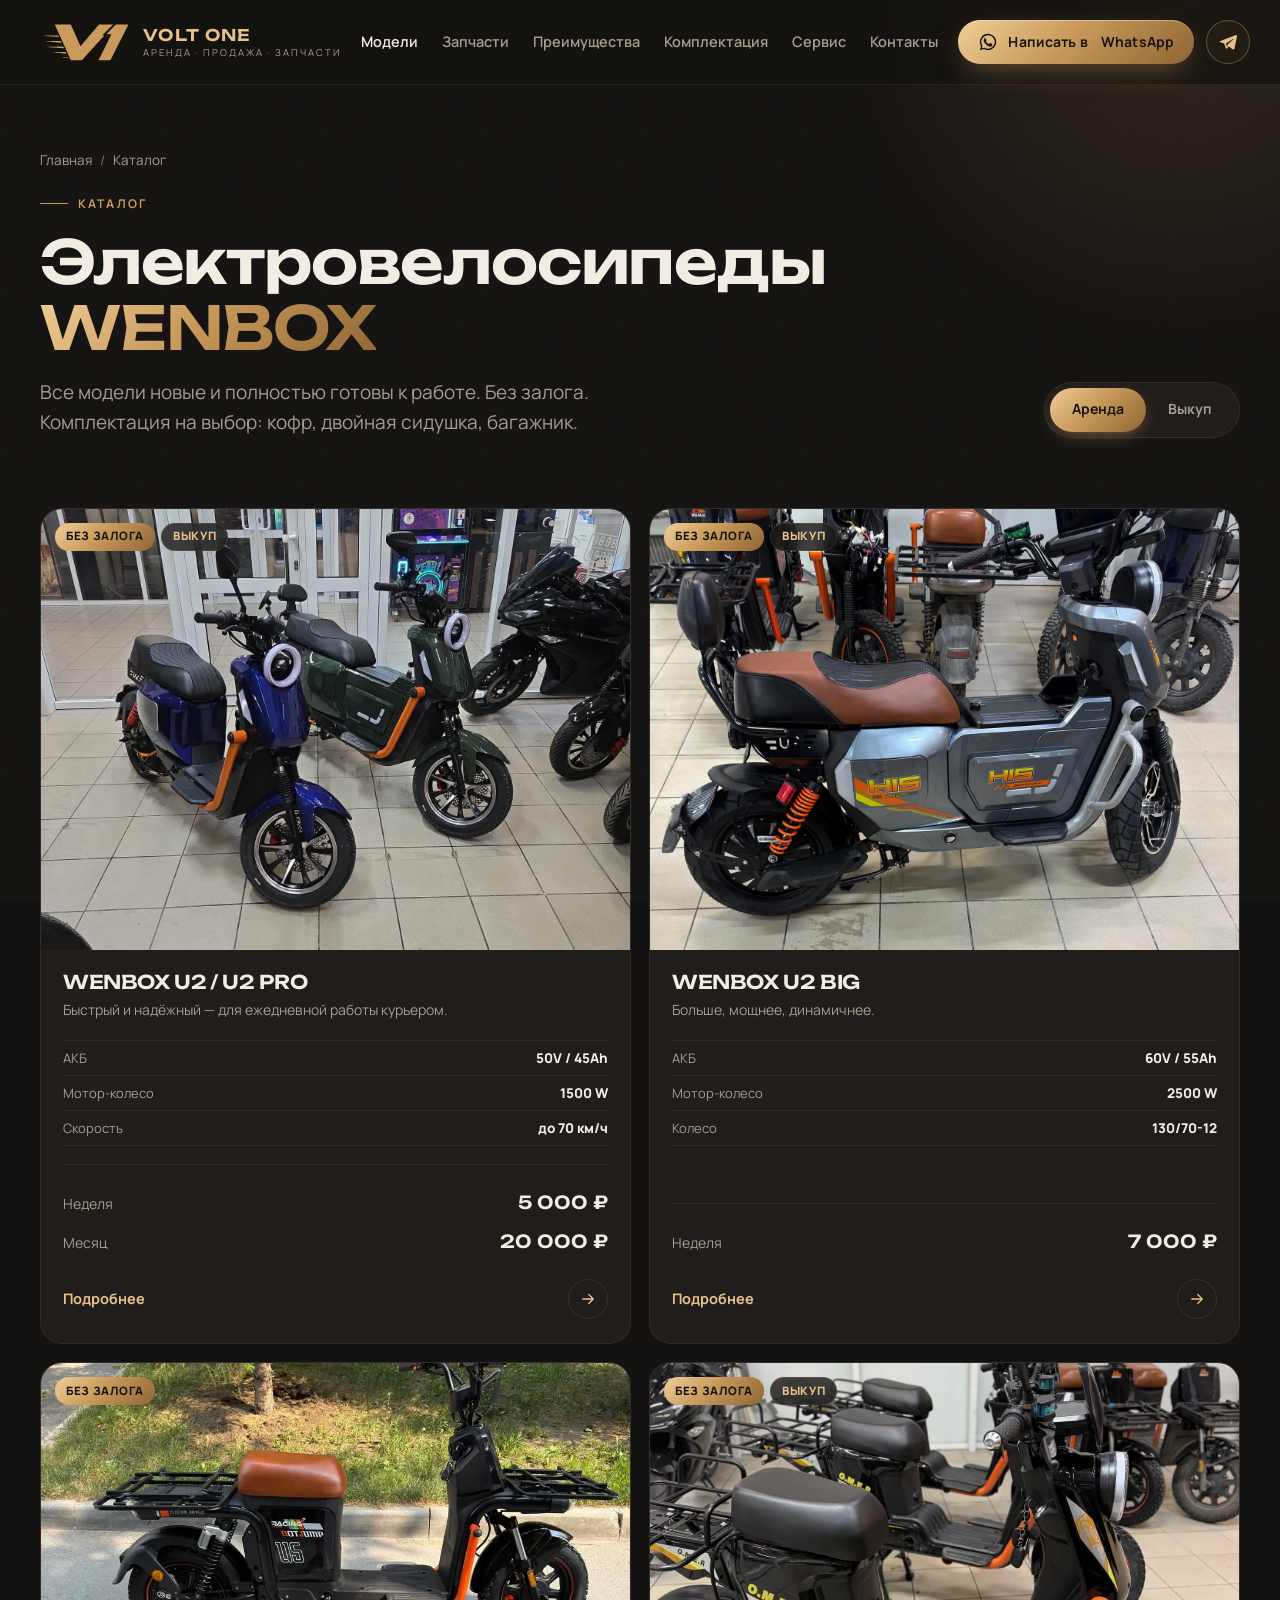
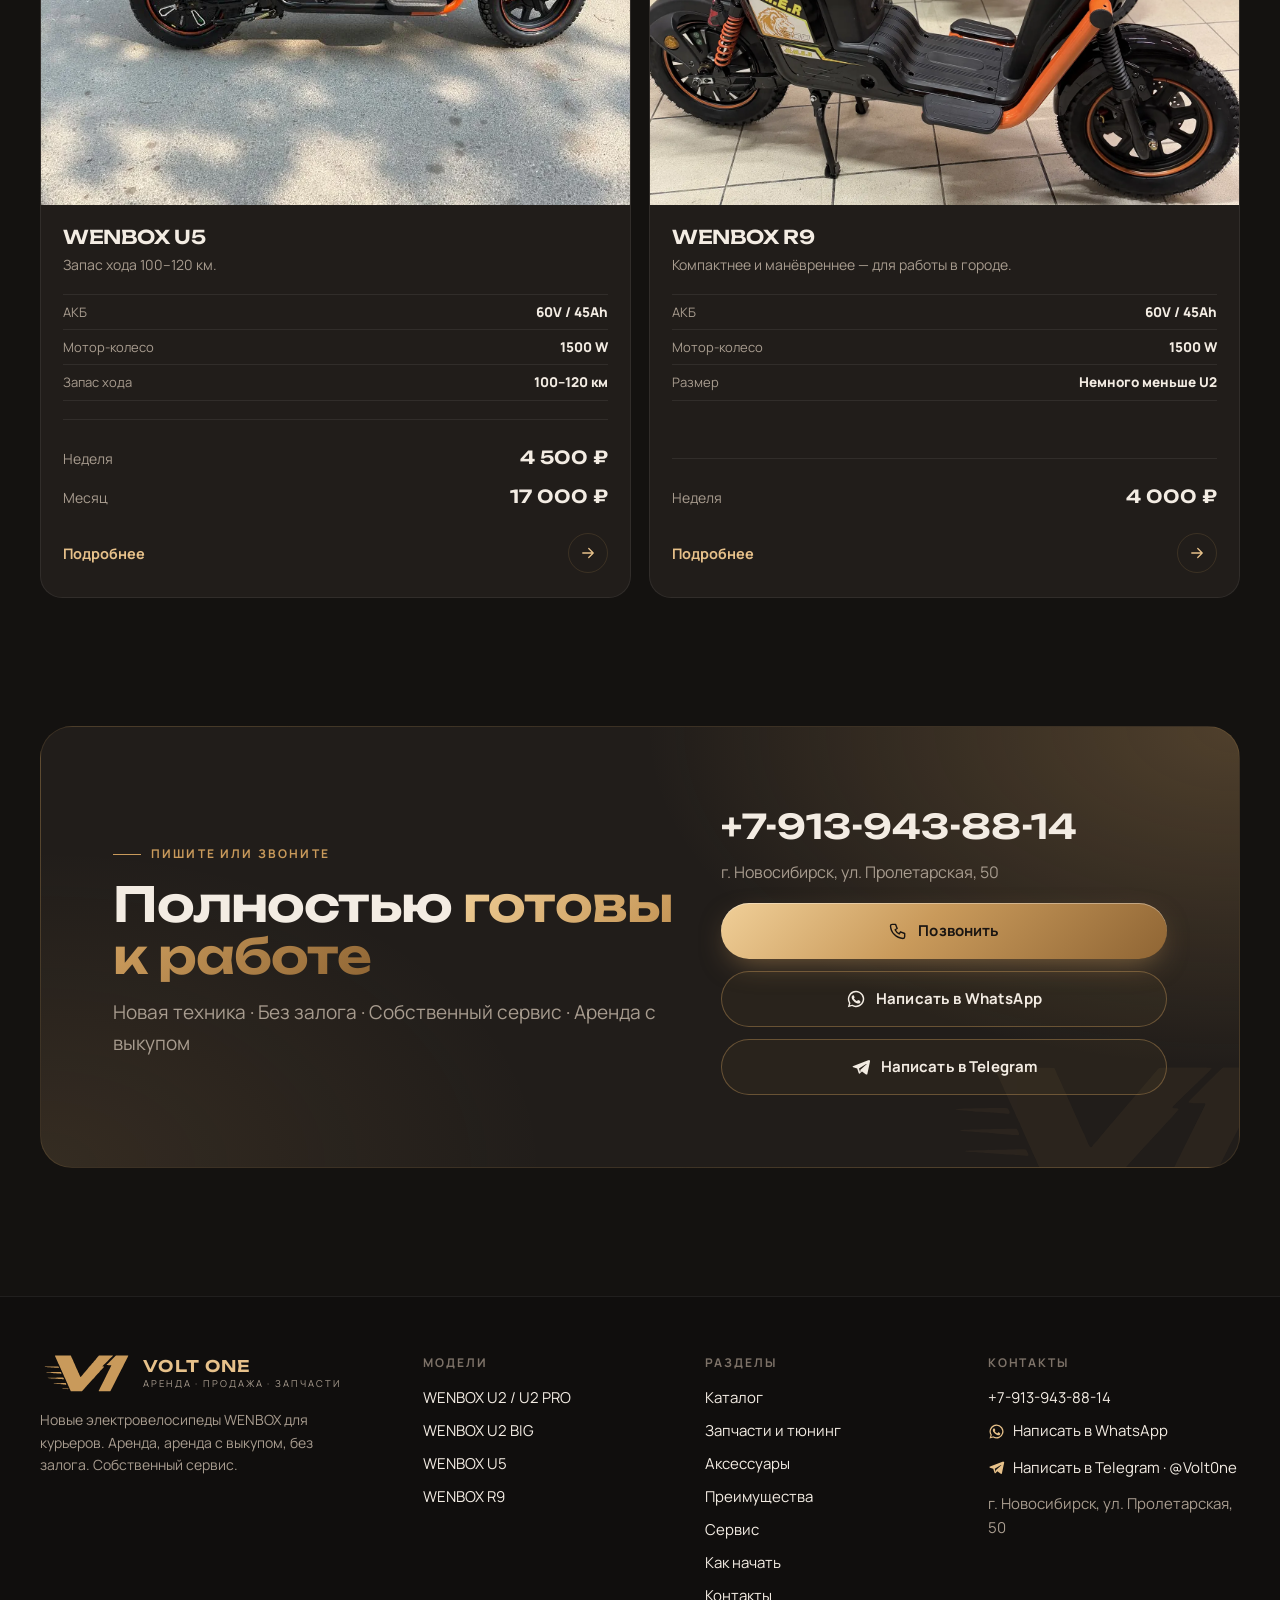
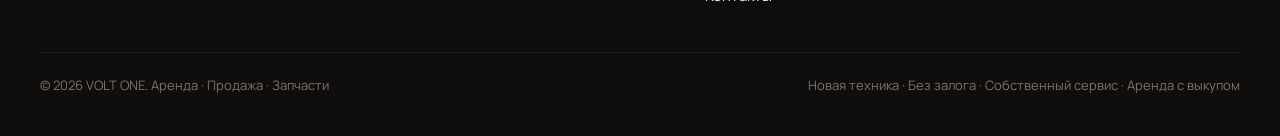
<file: catalog/index.html>
<!doctype html><html lang="ru"><head><meta charset="utf-8">
<meta name="viewport" content="width=device-width,initial-scale=1,viewport-fit=cover">
<title>Каталог электровелосипедов WENBOX — VOLT ONE</title><meta name="description" content="Модели WENBOX U2 / U2 PRO, U2 BIG, U5, R9: характеристики, цены аренды и аренды с выкупом. Без залога. Новосибирск.">
<meta name="theme-color" content="#141210"><link rel="canonical" href="https://voltone.store/catalog/">
<meta property="og:type" content="website"><meta property="og:locale" content="ru_RU"><meta property="og:site_name" content="VOLT ONE">
<meta property="og:title" content="Каталог электровелосипедов WENBOX — VOLT ONE"><meta property="og:description" content="Модели WENBOX U2 / U2 PRO, U2 BIG, U5, R9: характеристики, цены аренды и аренды с выкупом. Без залога. Новосибирск.">
<meta property="og:url" content="https://voltone.store/catalog/"><meta property="og:image" content="https://voltone.store/img/og.jpg">
<meta name="twitter:card" content="summary_large_image">
<link rel="icon" href="../img/brand/favicon.svg" type="image/svg+xml"><link rel="icon" href="../img/brand/favicon-32.png" sizes="32x32">
<link rel="apple-touch-icon" href="../img/brand/apple-touch-icon.png">
<link rel="preconnect" href="https://fonts.googleapis.com"><link rel="preconnect" href="https://fonts.gstatic.com" crossorigin>
<link href="https://fonts.googleapis.com/css2?family=Manrope:wght@400;500;600;700;800&family=Unbounded:wght@400;500;600;700&display=swap&subset=cyrillic" rel="stylesheet">
<link rel="stylesheet" href="../assets/style.css?v=19">
<script type="application/ld+json">{"@context": "https://schema.org", "@type": "LocalBusiness", "name": "VOLT ONE", "description": "Аренда, аренда с выкупом и продажа электровелосипедов для курьеров", "telephone": "+79139438814", "address": {"@type": "PostalAddress", "streetAddress": "ул. Пролетарская, 50", "addressLocality": "Новосибирск", "addressCountry": "RU"}, "geo": {"@type": "GeoCoordinates", "latitude": 55.0248099, "longitude": 82.9562136}}</script>
</head><body><div class="noise"></div><header class="header solid"><div class="container header-in">
<a class="logo" href="../" aria-label="VOLT ONE — на главную"><img src="../img/brand/mark.svg" alt="VOLT ONE" width="78" height="34"><span class="logo-txt"><b>VOLT ONE</b><small>Аренда · Продажа · Запчасти</small></span></a>
<nav class="nav"><a href="../catalog/" class=active>Модели</a><a href="../parts/">Запчасти</a><a href="../#adv">Преимущества</a><a href="../#kit">Комплектация</a><a href="../#service">Сервис</a><a href="../#contacts">Контакты</a></nav>
<div class="header-cta"><a class="header-phone" href="tel:+79139438814">+7-913-943-88-14</a><a class="btn btn-gold btn-sm" href="https://wa.me/79139438814" target="_blank" rel="noopener"><svg viewBox="0 0 24 24" fill="currentColor" aria-hidden="true"><path d="M12 2.2A9.8 9.8 0 0 0 3.6 17l-1.4 4.8 5-1.3A9.8 9.8 0 1 0 12 2.2zm0 17.9a8.1 8.1 0 0 1-4.1-1.1l-.3-.2-3 .8.8-2.9-.2-.3A8.1 8.1 0 1 1 12 20.1zm4.5-6.1c-.2-.1-1.5-.7-1.7-.8-.2-.1-.4-.1-.6.1l-.8 1c-.1.2-.3.2-.5.1a6.6 6.6 0 0 1-3.3-2.9c-.2-.4.2-.4.7-1.3.1-.2 0-.3 0-.4l-.8-1.8c-.2-.5-.4-.4-.6-.4h-.5a1 1 0 0 0-.7.3 3 3 0 0 0-.9 2.2c0 1.3.9 2.5 1.1 2.7.1.2 1.8 2.8 4.4 3.9 1.6.7 2.3.8 3.1.6.5-.1 1.5-.6 1.7-1.2.2-.6.2-1.1.2-1.2-.1-.1-.3-.2-.5-.3z"/></svg><span class="hide-lg">Написать в&nbsp;</span>WhatsApp</a><a class="icon-btn" href="https://t.me/Volt0ne" target="_blank" rel="noopener" aria-label="Написать в Telegram" title="Telegram @Volt0ne"><svg viewBox="0 0 24 24" fill="currentColor" aria-hidden="true"><path d="M21.4 3.6 2.9 10.7c-1.3.5-1.2 1.2-.2 1.5l4.7 1.5 1.8 5.6c.2.6.4.8.8.8s.6-.2.9-.5l2.3-2.2 4.8 3.5c.9.5 1.5.2 1.7-.8l3.1-14.7c.3-1.3-.5-1.9-1.4-1.3zM9.6 13.9l8.6-5.4c.4-.3.8-.1.5.2l-7.4 6.7-.3 3.1-1.4-4.6z"/></svg></a></div>
<button class="burger" aria-label="Меню" aria-expanded="false"><span></span></button></div></header>
<div class="mobile-menu"><a class="mm-link" href="../catalog/">Модели<svg class="" viewBox="0 0 24 24" fill="none" stroke="currentColor" stroke-width="1.7" stroke-linecap="round" stroke-linejoin="round" aria-hidden="true"><path d="M5 12h14M13 6l6 6-6 6"/></svg></a><a class="mm-link" href="../parts/">Запчасти<svg class="" viewBox="0 0 24 24" fill="none" stroke="currentColor" stroke-width="1.7" stroke-linecap="round" stroke-linejoin="round" aria-hidden="true"><path d="M5 12h14M13 6l6 6-6 6"/></svg></a><a class="mm-link" href="../#adv">Преимущества<svg class="" viewBox="0 0 24 24" fill="none" stroke="currentColor" stroke-width="1.7" stroke-linecap="round" stroke-linejoin="round" aria-hidden="true"><path d="M5 12h14M13 6l6 6-6 6"/></svg></a><a class="mm-link" href="../#kit">Комплектация<svg class="" viewBox="0 0 24 24" fill="none" stroke="currentColor" stroke-width="1.7" stroke-linecap="round" stroke-linejoin="round" aria-hidden="true"><path d="M5 12h14M13 6l6 6-6 6"/></svg></a><a class="mm-link" href="../#service">Сервис<svg class="" viewBox="0 0 24 24" fill="none" stroke="currentColor" stroke-width="1.7" stroke-linecap="round" stroke-linejoin="round" aria-hidden="true"><path d="M5 12h14M13 6l6 6-6 6"/></svg></a><a class="mm-link" href="../#contacts">Контакты<svg class="" viewBox="0 0 24 24" fill="none" stroke="currentColor" stroke-width="1.7" stroke-linecap="round" stroke-linejoin="round" aria-hidden="true"><path d="M5 12h14M13 6l6 6-6 6"/></svg></a><div class="mm-contacts"><a class="btn btn-gold btn-block" href="tel:+79139438814"><svg class="" viewBox="0 0 24 24" fill="none" stroke="currentColor" stroke-width="1.7" stroke-linecap="round" stroke-linejoin="round" aria-hidden="true"><path d="M5 4h4l2 5-2.5 1.5a11 11 0 0 0 5 5L15 13l5 2v4a2 2 0 0 1-2 2A16 16 0 0 1 3 6a2 2 0 0 1 2-2"/></svg>+7-913-943-88-14</a><a class="btn btn-ghost btn-block" href="https://wa.me/79139438814" target="_blank" rel="noopener"><svg viewBox="0 0 24 24" fill="currentColor" aria-hidden="true"><path d="M12 2.2A9.8 9.8 0 0 0 3.6 17l-1.4 4.8 5-1.3A9.8 9.8 0 1 0 12 2.2zm0 17.9a8.1 8.1 0 0 1-4.1-1.1l-.3-.2-3 .8.8-2.9-.2-.3A8.1 8.1 0 1 1 12 20.1zm4.5-6.1c-.2-.1-1.5-.7-1.7-.8-.2-.1-.4-.1-.6.1l-.8 1c-.1.2-.3.2-.5.1a6.6 6.6 0 0 1-3.3-2.9c-.2-.4.2-.4.7-1.3.1-.2 0-.3 0-.4l-.8-1.8c-.2-.5-.4-.4-.6-.4h-.5a1 1 0 0 0-.7.3 3 3 0 0 0-.9 2.2c0 1.3.9 2.5 1.1 2.7.1.2 1.8 2.8 4.4 3.9 1.6.7 2.3.8 3.1.6.5-.1 1.5-.6 1.7-1.2.2-.6.2-1.1.2-1.2-.1-.1-.3-.2-.5-.3z"/></svg>Написать в WhatsApp</a><a class="btn btn-ghost btn-block" href="https://t.me/Volt0ne" target="_blank" rel="noopener"><svg viewBox="0 0 24 24" fill="currentColor" aria-hidden="true"><path d="M21.4 3.6 2.9 10.7c-1.3.5-1.2 1.2-.2 1.5l4.7 1.5 1.8 5.6c.2.6.4.8.8.8s.6-.2.9-.5l2.3-2.2 4.8 3.5c.9.5 1.5.2 1.7-.8l3.1-14.7c.3-1.3-.5-1.9-1.4-1.3zM9.6 13.9l8.6-5.4c.4-.3.8-.1.5.2l-7.4 6.7-.3 3.1-1.4-4.6z"/></svg>Написать в Telegram</a><p class="addr">г. Новосибирск, ул. Пролетарская, 50</p></div></div><main><section class="phero"><div class="container"><div class="crumbs"><a href="../">Главная</a><i>/</i><span>Каталог</span></div>
<div class="section-head row" style="margin-bottom:0"><div style="display:flex;flex-direction:column;gap:16px"><span class="eyebrow">Каталог</span><h1 style="font-size:clamp(32px,6vw,60px)">Электровелосипеды <span class="gold">WENBOX</span></h1><p class="lead">Все модели новые и полностью готовы к работе. Без залога. Комплектация на выбор: кофр, двойная сидушка, багажник.</p></div><div class="seg" role="tablist" data-target="#models-grid"><span class="pill"></span><button class="on" data-mode="rent" role="tab">Аренда</button><button data-mode="buy" role="tab">Выкуп</button></div></div></div></section>
<section class="section" style="padding-top:30px"><div class="container"><div class="models mode-rent" id="models-grid"><article class="mcard rv d0"><div class="mcard-media"><div class="mcard-badges"><span class="badge solid">Без залога</span><span class="badge">Выкуп</span></div><picture><source srcset="../img/models/u2/u2-1.webp" type="image/webp"><img src="../img/models/u2/u2-1.jpg" alt="WENBOX U2 / U2 PRO — фото" loading="lazy" decoding="async"></picture></div>
<div class="mcard-body"><h3>WENBOX U2 / U2 PRO</h3><p class="sub">Быстрый и надёжный — для ежедневной работы курьером.</p><div class="specs-mini"><div><b>50V / 45Ah</b><span>АКБ</span></div><div><b>1500 W</b><span>Мотор-колесо</span></div><div><b>до 70 км/ч</b><span>Скорость</span></div></div>
<div class="price-box"><div class="p-rent"><div class="price-row"><span>Неделя</span><b>5 000 ₽</b></div><div class="price-row"><span>Месяц</span><b>20 000 ₽</b></div></div><div class="p-buy"><div class="price-row"><span>16 недель</span><b>8 000 ₽<small>/нед</small></b></div><div class="price-row"><span>40 недель</span><b>6 500 ₽<small>/нед</small></b></div></div></div>
<a class="more stretched" href="../catalog/u2/">Подробнее<i><svg class="" viewBox="0 0 24 24" fill="none" stroke="currentColor" stroke-width="1.7" stroke-linecap="round" stroke-linejoin="round" aria-hidden="true"><path d="M5 12h14M13 6l6 6-6 6"/></svg></i></a></div></article><article class="mcard rv d1"><div class="mcard-media"><div class="mcard-badges"><span class="badge solid">Без залога</span><span class="badge">Выкуп</span></div><picture><source srcset="../img/models/u2-big/u2big-1.webp" type="image/webp"><img src="../img/models/u2-big/u2big-1.jpg" alt="WENBOX U2 BIG — фото" loading="lazy" decoding="async"></picture></div>
<div class="mcard-body"><h3>WENBOX U2 BIG</h3><p class="sub">Больше, мощнее, динамичнее.</p><div class="specs-mini"><div><b>60V / 55Ah</b><span>АКБ</span></div><div><b>2500 W</b><span>Мотор-колесо</span></div><div><b>130/70-12</b><span>Колесо</span></div></div>
<div class="price-box"><div class="p-rent"><div class="price-row"><span>Неделя</span><b>7 000 ₽</b></div></div><div class="p-buy"><div class="price-row"><span>16 недель</span><b>9 000 ₽<small>/нед</small></b></div></div></div>
<a class="more stretched" href="../catalog/u2-big/">Подробнее<i><svg class="" viewBox="0 0 24 24" fill="none" stroke="currentColor" stroke-width="1.7" stroke-linecap="round" stroke-linejoin="round" aria-hidden="true"><path d="M5 12h14M13 6l6 6-6 6"/></svg></i></a></div></article><article class="mcard rv d2"><div class="mcard-media"><div class="mcard-badges"><span class="badge solid">Без залога</span></div><picture><source srcset="../img/models/u5/u5-1.webp" type="image/webp"><img src="../img/models/u5/u5-1.jpg" alt="WENBOX U5 — фото" loading="lazy" decoding="async"></picture></div>
<div class="mcard-body"><h3>WENBOX U5</h3><p class="sub">Запас хода 100–120 км.</p><div class="specs-mini"><div><b>60V / 45Ah</b><span>АКБ</span></div><div><b>1500 W</b><span>Мотор-колесо</span></div><div><b>100–120 км</b><span>Запас хода</span></div></div>
<div class="price-box"><div class="p-rent"><div class="price-row"><span>Неделя</span><b>4 500 ₽</b></div><div class="price-row"><span>Месяц</span><b>17 000 ₽</b></div></div><div class="p-buy"><p class="price-none">Для этой модели — обычная аренда. Про выкуп уточняйте по телефону.</p></div></div>
<a class="more stretched" href="../catalog/u5/">Подробнее<i><svg class="" viewBox="0 0 24 24" fill="none" stroke="currentColor" stroke-width="1.7" stroke-linecap="round" stroke-linejoin="round" aria-hidden="true"><path d="M5 12h14M13 6l6 6-6 6"/></svg></i></a></div></article><article class="mcard rv d3"><div class="mcard-media"><div class="mcard-badges"><span class="badge solid">Без залога</span><span class="badge">Выкуп</span></div><picture><source srcset="../img/models/r9/r9-1.webp" type="image/webp"><img src="../img/models/r9/r9-1.jpg" alt="WENBOX R9 — фото" loading="lazy" decoding="async"></picture></div>
<div class="mcard-body"><h3>WENBOX R9</h3><p class="sub">Компактнее и манёвреннее — для работы в городе.</p><div class="specs-mini"><div><b>60V / 45Ah</b><span>АКБ</span></div><div><b>1500 W</b><span>Мотор-колесо</span></div><div><b>Немного меньше U2</b><span>Размер</span></div></div>
<div class="price-box"><div class="p-rent"><div class="price-row"><span>Неделя</span><b>4 000 ₽</b></div></div><div class="p-buy"><div class="price-row"><span>16 недель</span><b>6 500 ₽<small>/нед</small></b></div><div class="price-row"><span>40 недель</span><b>5 000 ₽<small>/нед</small></b></div></div></div>
<a class="more stretched" href="../catalog/r9/">Подробнее<i><svg class="" viewBox="0 0 24 24" fill="none" stroke="currentColor" stroke-width="1.7" stroke-linecap="round" stroke-linejoin="round" aria-hidden="true"><path d="M5 12h14M13 6l6 6-6 6"/></svg></i></a></div></article></div></div></section>
<section class="section" style="padding-top:0"><div class="container"><div class="cta rv"><img class="cta-mark" src="../img/brand/mark.svg" alt=""><div class="cta-grid">
<div><span class="eyebrow">Пишите или звоните</span><h2 style="margin-top:14px">Полностью <span class="gold">готовы к работе</span></h2><p class="lead">Новая техника · Без залога · Собственный сервис · Аренда с выкупом</p></div>
<div><a class="phone-big" href="tel:+79139438814">+7-913-943-88-14</a><p style="color:var(--muted);margin-bottom:18px">г. Новосибирск, ул. Пролетарская, 50</p><div class="btns"><a class="btn btn-gold" href="tel:+79139438814"><svg class="" viewBox="0 0 24 24" fill="none" stroke="currentColor" stroke-width="1.7" stroke-linecap="round" stroke-linejoin="round" aria-hidden="true"><path d="M5 4h4l2 5-2.5 1.5a11 11 0 0 0 5 5L15 13l5 2v4a2 2 0 0 1-2 2A16 16 0 0 1 3 6a2 2 0 0 1 2-2"/></svg>Позвонить</a><a class="btn btn-ghost" href="https://wa.me/79139438814" target="_blank" rel="noopener"><svg viewBox="0 0 24 24" fill="currentColor" aria-hidden="true"><path d="M12 2.2A9.8 9.8 0 0 0 3.6 17l-1.4 4.8 5-1.3A9.8 9.8 0 1 0 12 2.2zm0 17.9a8.1 8.1 0 0 1-4.1-1.1l-.3-.2-3 .8.8-2.9-.2-.3A8.1 8.1 0 1 1 12 20.1zm4.5-6.1c-.2-.1-1.5-.7-1.7-.8-.2-.1-.4-.1-.6.1l-.8 1c-.1.2-.3.2-.5.1a6.6 6.6 0 0 1-3.3-2.9c-.2-.4.2-.4.7-1.3.1-.2 0-.3 0-.4l-.8-1.8c-.2-.5-.4-.4-.6-.4h-.5a1 1 0 0 0-.7.3 3 3 0 0 0-.9 2.2c0 1.3.9 2.5 1.1 2.7.1.2 1.8 2.8 4.4 3.9 1.6.7 2.3.8 3.1.6.5-.1 1.5-.6 1.7-1.2.2-.6.2-1.1.2-1.2-.1-.1-.3-.2-.5-.3z"/></svg>Написать в WhatsApp</a><a class="btn btn-ghost" href="https://t.me/Volt0ne" target="_blank" rel="noopener"><svg viewBox="0 0 24 24" fill="currentColor" aria-hidden="true"><path d="M21.4 3.6 2.9 10.7c-1.3.5-1.2 1.2-.2 1.5l4.7 1.5 1.8 5.6c.2.6.4.8.8.8s.6-.2.9-.5l2.3-2.2 4.8 3.5c.9.5 1.5.2 1.7-.8l3.1-14.7c.3-1.3-.5-1.9-1.4-1.3zM9.6 13.9l8.6-5.4c.4-.3.8-.1.5.2l-7.4 6.7-.3 3.1-1.4-4.6z"/></svg>Написать в Telegram</a></div></div>
</div></div></div></section></main><footer class="footer"><div class="container"><div class="foot-grid">
<div class="foot-about"><a class="logo" href="../"><img src="../img/brand/mark.svg" alt="VOLT ONE" width="78" height="34"><span class="logo-txt"><b>VOLT ONE</b><small>Аренда · Продажа · Запчасти</small></span></a><p>Новые электровелосипеды WENBOX для курьеров. Аренда, аренда с выкупом, без залога. Собственный сервис.</p></div>
<div><h4>Модели</h4><ul><li><a href="../catalog/u2/">WENBOX U2 / U2 PRO</a></li><li><a href="../catalog/u2-big/">WENBOX U2 BIG</a></li><li><a href="../catalog/u5/">WENBOX U5</a></li><li><a href="../catalog/r9/">WENBOX R9</a></li></ul></div>
<div><h4>Разделы</h4><ul><li><a href="../catalog/">Каталог</a></li><li><a href="../parts/">Запчасти и тюнинг</a></li><li><a href="../parts/#acc">Аксессуары</a></li><li><a href="../#adv">Преимущества</a></li><li><a href="../#service">Сервис</a></li><li><a href="../#steps">Как начать</a></li><li><a href="../#contacts">Контакты</a></li></ul></div>
<div><h4>Контакты</h4><ul><li><a href="tel:+79139438814">+7-913-943-88-14</a></li><li><a class="foot-ic" href="https://wa.me/79139438814" target="_blank" rel="noopener"><svg viewBox="0 0 24 24" fill="currentColor" aria-hidden="true"><path d="M12 2.2A9.8 9.8 0 0 0 3.6 17l-1.4 4.8 5-1.3A9.8 9.8 0 1 0 12 2.2zm0 17.9a8.1 8.1 0 0 1-4.1-1.1l-.3-.2-3 .8.8-2.9-.2-.3A8.1 8.1 0 1 1 12 20.1zm4.5-6.1c-.2-.1-1.5-.7-1.7-.8-.2-.1-.4-.1-.6.1l-.8 1c-.1.2-.3.2-.5.1a6.6 6.6 0 0 1-3.3-2.9c-.2-.4.2-.4.7-1.3.1-.2 0-.3 0-.4l-.8-1.8c-.2-.5-.4-.4-.6-.4h-.5a1 1 0 0 0-.7.3 3 3 0 0 0-.9 2.2c0 1.3.9 2.5 1.1 2.7.1.2 1.8 2.8 4.4 3.9 1.6.7 2.3.8 3.1.6.5-.1 1.5-.6 1.7-1.2.2-.6.2-1.1.2-1.2-.1-.1-.3-.2-.5-.3z"/></svg>Написать в WhatsApp</a></li><li><a class="foot-ic" href="https://t.me/Volt0ne" target="_blank" rel="noopener"><svg viewBox="0 0 24 24" fill="currentColor" aria-hidden="true"><path d="M21.4 3.6 2.9 10.7c-1.3.5-1.2 1.2-.2 1.5l4.7 1.5 1.8 5.6c.2.6.4.8.8.8s.6-.2.9-.5l2.3-2.2 4.8 3.5c.9.5 1.5.2 1.7-.8l3.1-14.7c.3-1.3-.5-1.9-1.4-1.3zM9.6 13.9l8.6-5.4c.4-.3.8-.1.5.2l-7.4 6.7-.3 3.1-1.4-4.6z"/></svg>Написать в Telegram · @Volt0ne</a></li><li style="color:var(--muted)">г. Новосибирск, ул. Пролетарская, 50</li></ul></div>
</div><div class="foot-bottom"><span>© 2026 VOLT ONE. Аренда · Продажа · Запчасти</span><span>Новая техника · Без залога · Собственный сервис · Аренда с выкупом</span></div></div></footer>
<div class="mbar"><a class="btn btn-gold" href="tel:+79139438814"><svg class="" viewBox="0 0 24 24" fill="none" stroke="currentColor" stroke-width="1.7" stroke-linecap="round" stroke-linejoin="round" aria-hidden="true"><path d="M5 4h4l2 5-2.5 1.5a11 11 0 0 0 5 5L15 13l5 2v4a2 2 0 0 1-2 2A16 16 0 0 1 3 6a2 2 0 0 1 2-2"/></svg>Позвонить</a><a class="btn btn-ghost" href="https://wa.me/79139438814" target="_blank" rel="noopener"><svg viewBox="0 0 24 24" fill="currentColor" aria-hidden="true"><path d="M12 2.2A9.8 9.8 0 0 0 3.6 17l-1.4 4.8 5-1.3A9.8 9.8 0 1 0 12 2.2zm0 17.9a8.1 8.1 0 0 1-4.1-1.1l-.3-.2-3 .8.8-2.9-.2-.3A8.1 8.1 0 1 1 12 20.1zm4.5-6.1c-.2-.1-1.5-.7-1.7-.8-.2-.1-.4-.1-.6.1l-.8 1c-.1.2-.3.2-.5.1a6.6 6.6 0 0 1-3.3-2.9c-.2-.4.2-.4.7-1.3.1-.2 0-.3 0-.4l-.8-1.8c-.2-.5-.4-.4-.6-.4h-.5a1 1 0 0 0-.7.3 3 3 0 0 0-.9 2.2c0 1.3.9 2.5 1.1 2.7.1.2 1.8 2.8 4.4 3.9 1.6.7 2.3.8 3.1.6.5-.1 1.5-.6 1.7-1.2.2-.6.2-1.1.2-1.2-.1-.1-.3-.2-.5-.3z"/></svg>WhatsApp</a></div>
<script src="../assets/main.js?v=12" defer></script></body></html>
</file>
<file: assets/style.css>
:root{
  --bg:#141210;--bg2:#1b1816;--card:#211d1a;--card2:#2a2420;--line:rgba(201,154,91,.16);--line2:rgba(255,255,255,.07);
  --gold:#c99a5b;--gold2:#e7c18a;--gold3:#9c7240;--text:#f3ece3;--muted:#a89c8f;--muted2:#7d7268;
  --r:22px;--r2:14px;--max:1240px;
  --grad:linear-gradient(135deg,#f0cf98 0%,#c99a5b 45%,#8f6534 100%);
  --ff-h:'Unbounded',system-ui,sans-serif;--ff:'Manrope',system-ui,-apple-system,Segoe UI,Roboto,sans-serif;
}
*{box-sizing:border-box;margin:0;padding:0}
html{scroll-behavior:smooth;-webkit-text-size-adjust:100%}
body{background:var(--bg);color:var(--text);font-family:var(--ff);font-size:16px;line-height:1.6;overflow-x:hidden;-webkit-font-smoothing:antialiased}
img{max-width:100%;display:block}
a{color:inherit;text-decoration:none}
button{font:inherit;color:inherit;background:none;border:0;cursor:pointer}
svg{flex-shrink:0}
.container{width:100%;max-width:var(--max);margin:0 auto;padding:0 20px}
.noise{position:fixed;inset:0;pointer-events:none;z-index:0;opacity:.035;background-image:url("data:image/svg+xml,%3Csvg xmlns='http://www.w3.org/2000/svg' width='160' height='160'%3E%3Cfilter id='n'%3E%3CfeTurbulence type='fractalNoise' baseFrequency='.9' numOctaves='3'/%3E%3C/filter%3E%3Crect width='100%25' height='100%25' filter='url(%23n)'/%3E%3C/svg%3E")}
main,header,footer{position:relative;z-index:1}

/* typography */
h1,h2,h3,.h{font-family:var(--ff-h);font-weight:600;letter-spacing:-.02em;line-height:1.1}
h1{font-size:clamp(34px,8.6vw,72px)}
h2{font-size:clamp(28px,5.6vw,48px)}
h3{font-size:clamp(18px,2.2vw,22px)}
.gold{background:var(--grad);-webkit-background-clip:text;background-clip:text;color:transparent}
.eyebrow{display:inline-flex;align-items:center;gap:10px;font-size:12px;font-weight:700;letter-spacing:.18em;text-transform:uppercase;color:var(--gold)}
.eyebrow:before{content:"";width:28px;height:1px;background:var(--gold)}
.lead{color:var(--muted);font-size:clamp(16px,1.6vw,19px);max-width:620px}
.section{padding:clamp(72px,10vw,130px) 0;position:relative}
.section-head{display:flex;flex-direction:column;gap:16px;margin-bottom:clamp(36px,5vw,60px)}
.section-head.row{flex-direction:column}
@media(min-width:900px){.section-head.row{flex-direction:row;align-items:flex-end;justify-content:space-between}}

/* buttons */
.btn{display:inline-flex;align-items:center;justify-content:center;gap:10px;height:56px;padding:0 28px;border-radius:100px;font-weight:700;font-size:15px;letter-spacing:.01em;transition:transform .25s,box-shadow .25s,background .25s,border-color .25s;white-space:nowrap}
.btn svg{width:20px;height:20px}
.btn-gold{background:var(--grad);color:#1a1512;box-shadow:0 10px 30px -10px rgba(201,154,91,.6),inset 0 1px 0 rgba(255,255,255,.35)}
.btn-gold:hover{transform:translateY(-2px);box-shadow:0 16px 40px -12px rgba(201,154,91,.75),inset 0 1px 0 rgba(255,255,255,.35)}
.btn-ghost{border:1px solid rgba(201,154,91,.4);color:var(--text);background:rgba(201,154,91,.05)}
.btn-ghost:hover{border-color:var(--gold);background:rgba(201,154,91,.12)}
.btn-sm{height:44px;padding:0 20px;font-size:14px}
.btn-block{width:100%}

/* header */
.header{position:fixed;top:0;left:0;right:0;z-index:50;transition:background .3s,border-color .3s,backdrop-filter .3s;border-bottom:1px solid transparent}
.header.scrolled,.header.solid{background:rgba(20,18,16,.78);backdrop-filter:blur(18px) saturate(1.4);-webkit-backdrop-filter:blur(18px) saturate(1.4);border-color:var(--line2)}
.header-in{display:flex;align-items:center;justify-content:space-between;height:72px;gap:20px}
.logo{display:flex;align-items:center;gap:12px}
.logo img{height:34px;width:auto}
.logo-txt{display:flex;flex-direction:column;line-height:1}
.logo-txt b{font-family:var(--ff-h);font-weight:600;font-size:16px;letter-spacing:.08em;color:var(--gold2)}
.logo-txt small{font-size:9.5px;letter-spacing:.2em;color:var(--muted);margin-top:5px;text-transform:uppercase}
.nav{display:none;gap:30px;font-size:14.5px;font-weight:600;color:var(--muted)}
.nav a{transition:color .2s;position:relative}
.nav a:hover,.nav a.active{color:var(--text)}
.header-cta{display:none;align-items:center;gap:18px}
.header-phone{font-weight:700;font-size:15px;letter-spacing:.02em}
.header-phone:hover{color:var(--gold2)}
.burger{width:46px;height:46px;border-radius:50%;border:1px solid var(--line);display:grid;place-items:center}
.burger span{display:block;width:18px;height:1.5px;background:var(--text);position:relative;transition:.3s}
.burger span:before,.burger span:after{content:"";position:absolute;left:0;width:18px;height:1.5px;background:var(--text);transition:.3s}
.burger span:before{top:-6px}.burger span:after{top:6px}
.menu-open .burger span{background:transparent}
.menu-open .burger span:before{top:0;transform:rotate(45deg)}
.menu-open .burger span:after{top:0;transform:rotate(-45deg)}
.mobile-menu{position:fixed;inset:72px 0 0 0;z-index:49;background:rgba(20,18,16,.97);backdrop-filter:blur(20px);-webkit-backdrop-filter:blur(20px);padding:28px 20px 120px;display:flex;flex-direction:column;gap:6px;opacity:0;visibility:hidden;transform:translateY(-10px);transition:.3s;overflow:auto}
.menu-open .mobile-menu{opacity:1;visibility:visible;transform:none}
.mobile-menu a.mm-link{font-family:var(--ff-h);font-size:24px;font-weight:500;padding:14px 0;border-bottom:1px solid var(--line2);display:flex;justify-content:space-between;align-items:center}
.mobile-menu a.mm-link svg{width:20px;height:20px;color:var(--gold)}
.mm-contacts{margin-top:28px;display:grid;gap:12px}
.mm-contacts .addr{color:var(--muted);font-size:14px;margin-top:8px}
@media(min-width:1040px){.nav{display:flex}.header-cta{display:flex}.burger{display:none}.mobile-menu{display:none}.header-in{height:84px}.logo img{height:40px}}

/* hero */
.hero{padding:112px 0 40px;position:relative;overflow:hidden}
.hero:before{content:"";position:absolute;width:900px;height:900px;right:-300px;top:-300px;background:radial-gradient(circle,rgba(201,154,91,.18),transparent 60%);pointer-events:none}
.hero:after{content:"";position:absolute;width:700px;height:700px;left:-350px;bottom:-300px;background:radial-gradient(circle,rgba(201,154,91,.08),transparent 60%);pointer-events:none}
.hero-grid{display:grid;gap:36px;position:relative;z-index:1}
.hero-tags{display:flex;flex-wrap:wrap;gap:8px;margin-bottom:22px}
.tag{display:inline-flex;align-items:center;gap:8px;height:34px;padding:0 14px;border-radius:100px;border:1px solid var(--line);background:rgba(201,154,91,.06);font-size:12.5px;font-weight:700;letter-spacing:.06em;text-transform:uppercase;color:var(--gold2)}
.tag i{width:6px;height:6px;border-radius:50%;background:var(--gold);box-shadow:0 0 10px var(--gold)}
.hero h1{margin-bottom:22px}
.hero h1 .line2{display:block}
.hero .lead{margin-bottom:30px}
.hero-btns{display:flex;flex-wrap:wrap;gap:12px}
.hero-btns .btn{flex:1 1 200px}
.hero-stats{display:grid;grid-template-columns:repeat(3,1fr);gap:1px;background:var(--line2);border:1px solid var(--line2);border-radius:var(--r2);overflow:hidden;margin-top:34px}
.hero-stats div{background:var(--bg);padding:16px 12px}
.hero-stats b{display:block;font-family:var(--ff-h);font-weight:600;font-size:clamp(17px,2.4vw,24px);color:var(--gold2);line-height:1.15}
.hero-stats span{font-size:12.5px;color:var(--muted);line-height:1.35;display:block;margin-top:6px}
.hero-media{position:relative}
.hero-photo{position:relative;border-radius:28px;overflow:hidden;aspect-ratio:10/7;border:1px solid var(--line);box-shadow:0 40px 80px -30px rgba(0,0,0,.8)}
.hero-photo img{width:100%;height:100%;object-fit:cover;object-position:50% 60%;transform:scale(1.04);transition:transform 1.4s cubic-bezier(.2,.7,.2,1)}
.loaded .hero-photo img{transform:scale(1)}
.hero-photo:after{content:"";position:absolute;inset:0;background:linear-gradient(180deg,rgba(20,18,16,0) 45%,rgba(20,18,16,.75) 100%)}
.hero-photo .cap{position:absolute;left:18px;bottom:16px;right:18px;z-index:2;display:flex;justify-content:space-between;align-items:flex-end;gap:10px;font-size:13px;color:var(--muted)}
.hero-photo .cap b{display:block;color:var(--text);font-family:var(--ff-h);font-weight:500;font-size:15px}
.float-chip{position:absolute;z-index:3;display:flex;align-items:center;gap:10px;padding:12px 16px;border-radius:16px;background:rgba(27,24,22,.82);backdrop-filter:blur(14px);-webkit-backdrop-filter:blur(14px);border:1px solid var(--line);box-shadow:0 20px 40px -20px rgba(0,0,0,.8);font-size:13px;line-height:1.25;animation:floaty 6s ease-in-out infinite}
.float-chip svg{width:34px;height:34px;padding:8px;border-radius:10px;background:rgba(201,154,91,.14);color:var(--gold2)}
.float-chip b{display:block;font-size:14px}
.float-chip span{color:var(--muted)}
.chip-1{top:18px;left:-8px}
.chip-2{bottom:74px;right:-8px;animation-delay:-3s}
@keyframes floaty{50%{transform:translateY(-8px)}}
@media(max-width:520px){.chip-1{left:10px;top:12px}.chip-2{right:10px;bottom:70px}.float-chip{padding:9px 12px;font-size:12px}.float-chip svg{width:30px;height:30px;padding:7px}}
@media(min-width:1040px){
  .hero{padding:150px 0 70px;min-height:100vh;display:flex;align-items:center}
  .hero-grid{grid-template-columns:1.05fr 1fr;gap:64px;align-items:center}
  .hero-photo{aspect-ratio:4/4.3}
  .hero-btns .btn{flex:0 0 auto}
  .chip-1{left:-34px;top:40px}.chip-2{right:-26px;bottom:110px}
}

/* marquee */
.marquee{border-top:1px solid var(--line2);border-bottom:1px solid var(--line2);background:var(--bg2);overflow:hidden;padding:20px 0;position:relative;z-index:1}
.marquee-track{display:flex;gap:44px;width:max-content;animation:mq 34s linear infinite}
.marquee-track span{display:flex;align-items:center;gap:44px;font-family:var(--ff-h);font-weight:500;font-size:clamp(16px,2vw,22px);white-space:nowrap;color:var(--text)}
.marquee-track span:after{content:"";width:10px;height:10px;transform:rotate(45deg);background:var(--grad)}
@keyframes mq{to{transform:translateX(-50%)}}

/* advantages */
.adv-grid{display:grid;gap:14px;grid-template-columns:1fr}
@media(min-width:640px){.adv-grid{grid-template-columns:1fr 1fr}}
@media(min-width:1040px){.adv-grid{grid-template-columns:repeat(4,1fr)}}
.adv{position:relative;padding:26px 24px;border-radius:var(--r);background:linear-gradient(180deg,var(--card),rgba(33,29,26,.6));border:1px solid var(--line2);overflow:hidden;transition:border-color .3s,transform .3s}
.adv:hover{border-color:var(--line);transform:translateY(-3px)}
.adv .ic{width:52px;height:52px;border-radius:15px;display:grid;place-items:center;background:rgba(201,154,91,.1);border:1px solid var(--line);color:var(--gold2);margin-bottom:22px}
.adv .ic svg{width:24px;height:24px}
.adv h3{font-size:17px;margin-bottom:8px;font-weight:500;line-height:1.3}
.adv p{color:var(--muted);font-size:14.5px;line-height:1.55}
.adv.big{background:radial-gradient(120% 120% at 100% 0%,rgba(201,154,91,.22),transparent 55%),var(--card)}
@media(min-width:1040px){.adv.wide{grid-column:span 2}}
.adv .num{position:absolute;right:20px;top:18px;font-family:var(--ff-h);font-size:13px;color:var(--muted2)}

/* tabs */
.seg{display:inline-flex;padding:5px;border-radius:100px;background:var(--card);border:1px solid var(--line2);position:relative}
.seg button{position:relative;z-index:1;height:44px;padding:0 22px;border-radius:100px;font-weight:700;font-size:14px;color:var(--muted);transition:color .3s}
.seg button.on{color:#1a1512}
.seg .pill{position:absolute;top:5px;bottom:5px;left:5px;border-radius:100px;background:var(--grad);transition:transform .4s cubic-bezier(.3,.8,.3,1),width .4s;box-shadow:0 6px 18px -6px rgba(201,154,91,.6)}

/* model cards */
.models{display:grid;gap:18px;grid-template-columns:1fr}
@media(min-width:720px){.models{grid-template-columns:1fr 1fr}}
@media(min-width:1180px){.models.four{grid-template-columns:repeat(4,1fr)}}
.mcard{display:flex;flex-direction:column;border-radius:var(--r);background:var(--card);border:1px solid var(--line2);overflow:hidden;transition:transform .35s,border-color .35s,box-shadow .35s;position:relative}
.mcard:hover{transform:translateY(-5px);border-color:var(--line);box-shadow:0 30px 60px -30px rgba(0,0,0,.9)}
.mcard-media{position:relative;aspect-ratio:4/3;overflow:hidden;background:#191614}
.mcard-media img{width:100%;height:100%;object-fit:cover;transition:transform .8s cubic-bezier(.2,.7,.2,1)}
.mcard:hover .mcard-media img{transform:scale(1.05)}
.mcard-badges{position:absolute;top:14px;left:14px;display:flex;gap:6px;flex-wrap:wrap;z-index:2}
.badge{height:28px;padding:0 11px;border-radius:100px;font-size:11.5px;font-weight:800;letter-spacing:.06em;text-transform:uppercase;display:inline-flex;align-items:center;background:rgba(20,18,16,.75);backdrop-filter:blur(8px);-webkit-backdrop-filter:blur(8px);border:1px solid var(--line);color:var(--gold2)}
.badge.solid{background:var(--grad);color:#1a1512;border:0}
.mcard-body{padding:22px 22px 24px;display:flex;flex-direction:column;flex:1}
.mcard-body h3{font-size:19px;margin-bottom:6px}
.mcard-body .sub{color:var(--muted);font-size:14px;margin-bottom:18px;min-height:0}
.specs-mini{display:grid;grid-template-columns:1fr 1fr 1fr;gap:8px;margin-bottom:20px}
.specs-mini div{padding:10px 10px;border-radius:12px;background:rgba(255,255,255,.03);border:1px solid var(--line2)}
.specs-mini b{display:block;font-size:13.5px;font-weight:800;line-height:1.2}
.specs-mini span{display:block;font-size:11px;color:var(--muted);margin-top:3px;line-height:1.25}
.price-box{margin-top:auto;padding-top:18px;border-top:1px solid var(--line2)}
.price-row{display:flex;align-items:baseline;justify-content:space-between;gap:10px;padding:5px 0}
.price-row span{color:var(--muted);font-size:14px}
.price-row b{font-family:var(--ff-h);font-weight:600;font-size:18px;white-space:nowrap}
.price-row b small{font-family:var(--ff);font-size:13px;color:var(--muted);font-weight:600}
.price-none{color:var(--muted);font-size:14px;padding:6px 0;line-height:1.45}
.mcard .more{margin-top:18px;display:flex;align-items:center;justify-content:space-between;font-weight:700;font-size:14.5px;color:var(--gold2)}
.mcard .more i{width:40px;height:40px;border-radius:50%;display:grid;place-items:center;border:1px solid var(--line);transition:.3s}
.mcard .more svg{width:18px;height:18px}
.mcard:hover .more i{background:var(--grad);color:#1a1512;border-color:transparent}
.mode-buy .p-rent,.mode-rent .p-buy{display:none}
.stretched:after{content:"";position:absolute;inset:0;z-index:1}

/* placeholder */
.ph{width:100%;height:100%;display:flex;flex-direction:column;align-items:center;justify-content:center;gap:8px;background:radial-gradient(70% 70% at 50% 40%,rgba(201,154,91,.14),transparent 70%),repeating-linear-gradient(135deg,rgba(255,255,255,.015) 0 12px,transparent 12px 24px),#1a1715;color:var(--gold)}
.ph svg{width:62%;max-width:300px;height:auto;opacity:.9}
.ph small{font-size:11px;letter-spacing:.16em;text-transform:uppercase;color:var(--muted2)}

/* kit */
.kit-grid{display:grid;gap:18px}
@media(min-width:960px){.kit-grid{grid-template-columns:1.1fr 1fr}}
.panel{border-radius:var(--r);border:1px solid var(--line2);background:var(--card);padding:clamp(24px,3.4vw,40px);position:relative;overflow:hidden}
.panel h3{margin-bottom:8px}
.panel>p{color:var(--muted);margin-bottom:26px}
.opt-list{display:grid;gap:12px;grid-template-columns:1fr}
@media(min-width:560px){.opt-list.three{grid-template-columns:repeat(3,1fr)}}
.opt{padding:22px 18px;border-radius:18px;border:1px solid var(--line);background:linear-gradient(180deg,rgba(201,154,91,.08),rgba(201,154,91,.02));display:flex;flex-direction:column;gap:14px}
.opt svg{width:36px;height:36px;color:var(--gold2)}
.opt b{font-size:16px}
.inc-list{display:grid;gap:10px}
.inc{display:flex;align-items:center;gap:14px;padding:14px 16px;border-radius:14px;background:rgba(255,255,255,.025);border:1px solid var(--line2);font-weight:600}
.inc svg{width:22px;height:22px;color:var(--gold2)}
.inc .ok{margin-left:auto;font-size:12px;font-weight:800;letter-spacing:.06em;text-transform:uppercase;color:var(--gold);white-space:nowrap}

/* service */
.service{background:var(--bg2);border-top:1px solid var(--line2);border-bottom:1px solid var(--line2);overflow:hidden}
.service-grid{display:grid;gap:36px}
@media(min-width:1040px){.service-grid{grid-template-columns:1fr 1.1fr;gap:70px;align-items:center}}
.srv-list{display:grid;gap:14px}
.srv{display:flex;gap:18px;padding:22px;border-radius:var(--r);border:1px solid var(--line2);background:var(--card)}
.srv .ic{width:50px;height:50px;border-radius:14px;display:grid;place-items:center;background:var(--grad);color:#1a1512;flex-shrink:0}
.srv .ic svg{width:24px;height:24px}
.srv h3{font-size:17px;font-weight:500;margin-bottom:6px;line-height:1.3}
.srv p{color:var(--muted);font-size:14.5px}
.couriers{margin-top:30px}
.couriers p{color:var(--muted);font-size:14px;margin-bottom:12px}
.chips{display:flex;flex-wrap:wrap;gap:8px}
.chips span{height:40px;display:inline-flex;align-items:center;padding:0 16px;border-radius:100px;border:1px solid var(--line);font-weight:700;font-size:14px}

/* steps */
.steps{display:grid;gap:14px;counter-reset:s}
@media(min-width:720px){.steps{grid-template-columns:1fr 1fr}}
@media(min-width:1040px){.steps{grid-template-columns:repeat(4,1fr)}}
.step{padding:28px 24px;border-radius:var(--r);border:1px solid var(--line2);background:var(--card);position:relative;overflow:hidden}
.step .n{font-family:var(--ff-h);font-size:56px;font-weight:600;line-height:1;background:var(--grad);-webkit-background-clip:text;background-clip:text;color:transparent;opacity:.9;margin-bottom:22px;display:block}
.step h3{font-size:17px;font-weight:500;margin-bottom:8px}
.step p{color:var(--muted);font-size:14.5px}

/* CTA */
.cta{position:relative;border-radius:32px;overflow:hidden;padding:clamp(34px,6vw,72px);border:1px solid var(--line);background:radial-gradient(90% 140% at 100% 0%,rgba(201,154,91,.28),transparent 55%),radial-gradient(70% 120% at 0% 100%,rgba(201,154,91,.12),transparent 60%),var(--card)}
.cta-grid{display:grid;gap:28px;position:relative;z-index:1}
@media(min-width:960px){.cta-grid{grid-template-columns:1.3fr 1fr;align-items:center}}
.cta h2{margin-bottom:14px}
.cta .btns{display:grid;gap:12px}
.cta-mark{position:absolute;right:-40px;bottom:-40px;width:340px;opacity:.06;pointer-events:none}
.cta .phone-big{font-family:var(--ff-h);font-size:clamp(24px,3.4vw,34px);font-weight:600;display:block;margin-bottom:6px}

/* location */
.loc-grid{display:grid;gap:18px}
@media(min-width:960px){.loc-grid{grid-template-columns:380px 1fr}}
.loc-tabs{display:flex;gap:8px;flex-wrap:wrap;margin-bottom:16px}
.loc-tabs button{height:40px;padding:0 16px;border-radius:100px;border:1px solid var(--line);font-weight:700;font-size:14px;color:var(--muted)}
.loc-tabs button.on{background:var(--grad);color:#1a1512;border-color:transparent}
.loc-card{display:flex;flex-direction:column;gap:18px}
.loc-item{display:flex;gap:14px;align-items:flex-start}
.loc-item svg{width:22px;height:22px;color:var(--gold2);margin-top:2px}
.loc-item span{display:block;font-size:12.5px;color:var(--muted);text-transform:uppercase;letter-spacing:.1em;font-weight:700}
.loc-item b{display:block;font-size:17px;font-weight:700;line-height:1.35}
.loc-btns{display:grid;gap:10px;margin-top:6px}
.map-wrap{border-radius:var(--r);overflow:hidden;border:1px solid var(--line);min-height:380px;height:100%;position:relative;background:#1a1715}
#map{position:absolute;inset:0}
.map-wrap .map-ph{position:absolute;inset:0;display:grid;place-items:center;color:var(--muted);font-size:14px}
@media(min-width:960px){.map-wrap{min-height:480px}}

/* footer */
.footer{border-top:1px solid var(--line2);padding:56px 0 110px;background:#100e0d}
@media(min-width:1040px){.footer{padding-bottom:40px}}
.foot-grid{display:grid;gap:30px}
@media(min-width:860px){.foot-grid{grid-template-columns:1.4fr 1fr 1fr 1fr}}
.foot-grid h4{font-size:12px;letter-spacing:.16em;text-transform:uppercase;color:var(--muted2);margin-bottom:14px}
.foot-grid ul{list-style:none;display:grid;gap:9px;font-size:15px}
.foot-grid ul a:hover{color:var(--gold2)}
.foot-about p{color:var(--muted);font-size:14px;margin-top:16px;max-width:320px}
.foot-bottom{margin-top:44px;padding-top:22px;border-top:1px solid var(--line2);display:flex;flex-wrap:wrap;justify-content:space-between;gap:10px;color:var(--muted2);font-size:13px}

/* mobile bar */
.mbar{position:fixed;left:12px;right:12px;bottom:12px;z-index:60;display:grid;grid-template-columns:1fr 1fr;gap:8px;padding:8px;border-radius:100px;background:rgba(27,24,22,.86);backdrop-filter:blur(16px);-webkit-backdrop-filter:blur(16px);border:1px solid var(--line);box-shadow:0 20px 40px -10px rgba(0,0,0,.7);transform:translateY(130%);transition:transform .4s cubic-bezier(.3,.8,.3,1)}
.mbar.show{transform:none}
.mbar .btn{height:50px;padding:0 12px;font-size:14.5px}
@media(min-width:1040px){.mbar{display:none}}

/* reveal */
.rv{opacity:0;transform:translateY(28px);transition:opacity .9s cubic-bezier(.2,.7,.2,1),transform .9s cubic-bezier(.2,.7,.2,1)}
.rv.in{opacity:1;transform:none}
.rv.d1{transition-delay:.08s}.rv.d2{transition-delay:.16s}.rv.d3{transition-delay:.24s}
@media(prefers-reduced-motion:reduce){.rv{opacity:1;transform:none;transition:none}.marquee-track,.float-chip{animation:none}}

/* page hero (inner) */
.phero{padding:116px 0 30px;position:relative;overflow:hidden}
.phero:before{content:"";position:absolute;width:800px;height:800px;right:-300px;top:-400px;background:radial-gradient(circle,rgba(201,154,91,.16),transparent 60%);pointer-events:none}
@media(min-width:1040px){.phero{padding:150px 0 40px}}
.crumbs{display:flex;flex-wrap:wrap;gap:8px;font-size:13.5px;color:var(--muted);margin-bottom:22px}
.crumbs a:hover{color:var(--gold2)}
.crumbs i{color:var(--muted2);font-style:normal}

/* product */
.prod{display:grid;gap:30px}
@media(min-width:1040px){.prod{grid-template-columns:1.15fr 1fr;gap:56px;align-items:start}}
.gallery-main{position:relative;border-radius:var(--r);overflow:hidden;border:1px solid var(--line);aspect-ratio:4/3;background:#191614;cursor:zoom-in}
.gallery-main img{width:100%;height:100%;object-fit:cover}
.gallery-main.noimg{cursor:default}
.gal-nav{position:absolute;top:50%;transform:translateY(-50%);width:44px;height:44px;border-radius:50%;background:rgba(20,18,16,.7);backdrop-filter:blur(8px);border:1px solid var(--line);display:grid;place-items:center;z-index:2}
.gal-nav svg{width:20px;height:20px}
.gal-prev{left:12px}.gal-next{right:12px}
.gal-count{position:absolute;right:14px;bottom:14px;z-index:2;font-size:12.5px;font-weight:700;padding:5px 11px;border-radius:100px;background:rgba(20,18,16,.7)}
.thumbs{display:flex;gap:10px;margin-top:12px;overflow-x:auto;padding-bottom:4px;scrollbar-width:thin}
.thumbs button{flex:0 0 86px;height:66px;border-radius:12px;overflow:hidden;border:2px solid transparent;opacity:.55;transition:.25s}
.thumbs button.on{border-color:var(--gold);opacity:1}
.thumbs img{width:100%;height:100%;object-fit:cover}
.prod-info h1{font-size:clamp(30px,5vw,50px);margin:14px 0 14px}
.prod-info .lead{margin-bottom:24px}
.spec-table{border-radius:var(--r2);border:1px solid var(--line2);overflow:hidden;margin-bottom:24px}
.spec-table div{display:flex;justify-content:space-between;gap:16px;padding:14px 18px;font-size:15px}
.spec-table div:nth-child(odd){background:rgba(255,255,255,.025)}
.spec-table span{color:var(--muted)}
.spec-table b{text-align:right}
.tariffs{display:grid;gap:14px;margin-bottom:24px}
@media(min-width:560px){.tariffs{grid-template-columns:1fr 1fr}}
.tariff{padding:22px;border-radius:var(--r2);border:1px solid var(--line2);background:var(--card)}
.tariff.hl{border-color:var(--line);background:radial-gradient(100% 100% at 100% 0%,rgba(201,154,91,.16),transparent 60%),var(--card)}
.tariff h4{font-size:12.5px;letter-spacing:.14em;text-transform:uppercase;color:var(--gold);margin-bottom:12px;display:flex;align-items:center;gap:8px}
.tariff h4 svg{width:18px;height:18px}
.prod-btns{display:grid;gap:10px;grid-template-columns:1fr}
@media(min-width:560px){.prod-btns{grid-template-columns:1fr 1fr}}
.note{font-size:13.5px;color:var(--muted);margin-top:14px}

/* lightbox */
.lb{position:fixed;inset:0;z-index:100;background:rgba(10,9,8,.95);display:none;align-items:center;justify-content:center;padding:20px}
.lb.open{display:flex}
.lb img{max-width:100%;max-height:88vh;border-radius:12px;object-fit:contain}
.lb-close{position:absolute;top:16px;right:16px;width:48px;height:48px;border-radius:50%;border:1px solid var(--line);display:grid;place-items:center;background:rgba(27,24,22,.8)}
.lb-close svg{width:22px;height:22px}
.lb .gal-nav{position:fixed}

.hide-m{display:none}
@media(min-width:720px){.hide-m{display:initial}}
.center{text-align:center}
.mt-40{margin-top:40px}

/* map pin */
.vpin span{display:block;width:44px;height:44px;border-radius:50% 50% 50% 0;transform:rotate(-45deg);background:var(--grad);box-shadow:0 8px 20px rgba(0,0,0,.45);border:3px solid #1f1c1a;position:relative}
.vpin span:after{content:"";position:absolute;inset:11px;border-radius:50%;background:#1f1c1a}
.leaflet-container{font-family:var(--ff);background:#efe9dc}
.leaflet-popup-content-wrapper{border-radius:12px}
.leaflet-popup-content{margin:12px 16px;font-size:14px;color:#1a1512}
.map-wrap .leaflet-tile-pane{filter:sepia(.18) saturate(.9)}

/* refinements */
@media(min-width:1040px){.hero h1{font-size:clamp(44px,4.1vw,58px)}.hero-grid{grid-template-columns:1.12fr 1fr}}
.hero-stats b{white-space:nowrap}
@media(max-width:520px){.hero-stats b{font-size:15px}.hero-stats div{padding:14px 10px}.hero-stats span{font-size:11.5px}}
.logo-txt small{white-space:nowrap}
@media(max-width:400px){.logo-txt small{font-size:8px;letter-spacing:.12em}.logo img{height:30px}}
@media(max-width:639px){
  .adv{display:grid;grid-template-columns:48px 1fr;column-gap:16px;padding:18px}
  .adv .ic{width:48px;height:48px;margin:0;grid-row:span 2}
  .adv h3{margin:2px 0 4px;padding-right:26px}
  .adv .num{top:16px;right:16px}
  .opt-list.three{grid-template-columns:repeat(3,1fr);gap:8px}
  .opt{padding:16px 10px;align-items:center;text-align:center;gap:10px}
  .opt b{font-size:13.5px;line-height:1.25}
  .opt svg{width:30px;height:30px}
  .steps .step{padding:22px 20px}.step .n{font-size:40px;margin-bottom:14px}
}
.specs-mini{display:flex;flex-direction:column;gap:0;margin-bottom:18px;border-top:1px solid var(--line2)}
.specs-mini div{display:flex;justify-content:space-between;align-items:baseline;gap:10px;padding:9px 0;border:0;border-bottom:1px solid var(--line2);border-radius:0;background:none}
.specs-mini b{order:2;font-size:13.5px;text-align:right}
.specs-mini span{order:1;margin:0;font-size:13px}
#contacts{padding-top:clamp(40px,6vw,80px)}
.gallery-main img{object-fit:contain;background:#151210}
@media(min-width:1040px){.prod>.rv:first-child{position:sticky;top:110px}}
@media(max-width:520px){.spec-table div{flex-direction:column;gap:2px;padding:12px 16px}.spec-table span{font-size:13px}.spec-table b{text-align:left}}
.icon-btn{width:44px;height:44px;border-radius:50%;display:grid;place-items:center;border:1px solid rgba(201,154,91,.4);color:var(--gold2);background:rgba(201,154,91,.05);transition:.25s}
.icon-btn:hover{background:var(--grad);color:#1a1512;border-color:transparent}
.icon-btn svg{width:20px;height:20px}
.header-cta{gap:12px}.header-phone{margin-right:6px}
.foot-ic{display:inline-flex;align-items:center;gap:8px}.foot-ic svg{width:17px;height:17px;color:var(--gold2)}
@media(min-width:560px){.prod-btns .full{grid-column:1/-1}}
.header-phone{white-space:nowrap}
.logo,.header-cta{flex-shrink:0}
.nav{gap:26px;white-space:nowrap}
@media(max-width:1279px){.header-phone{display:none}}
@media(min-width:1040px) and (max-width:1199px){.nav{gap:18px;font-size:14px}.logo-txt small{display:none}}
/* hero art (no photo) */
.hero-art{background:radial-gradient(60% 55% at 50% 45%,rgba(201,154,91,.22),transparent 70%),radial-gradient(120% 90% at 100% 0%,rgba(201,154,91,.10),transparent 60%),linear-gradient(160deg,#221d19,#151210);display:flex;align-items:center;justify-content:center}
.hero-art:after{background:linear-gradient(180deg,transparent 60%,rgba(20,18,16,.7))}
.ha-rings{position:absolute;inset:0;display:grid;place-items:center}
.ha-rings i{position:absolute;border-radius:50%;border:1px solid rgba(201,154,91,.16)}
.ha-rings i:nth-child(1){width:46%;aspect-ratio:1}.ha-rings i:nth-child(2){width:72%;aspect-ratio:1;border-style:dashed;opacity:.7;animation:spin 60s linear infinite}.ha-rings i:nth-child(3){width:98%;aspect-ratio:1;opacity:.5}
@keyframes spin{to{transform:rotate(360deg)}}
.ha-mark{position:absolute;width:62%;opacity:.07;top:12%;left:50%;transform:translateX(-50%)}
.ha-bike{position:relative;z-index:1;width:78%;color:var(--gold);filter:drop-shadow(0 0 24px rgba(201,154,91,.35))}
.ha-bike svg{width:100%;height:auto}
.ha-bike svg circle,.ha-bike svg path,.ha-bike svg rect{stroke-width:2.4}
@media(max-width:1039px){.hero-art{aspect-ratio:1/1}.ha-bike{width:70%;margin-top:-14%}}
@media(min-width:640px) and (max-width:1039px){.hero-art{aspect-ratio:16/10}.ha-bike{width:50%;margin-top:-6%}}
.ha-mark{top:50%;transform:translate(-50%,-62%);width:70%;opacity:.05}
/* parts */
.parts-grid{display:grid;gap:14px;grid-template-columns:1fr}
@media(min-width:640px){.parts-grid{grid-template-columns:1fr 1fr}}
@media(min-width:1040px){.parts-grid{grid-template-columns:repeat(4,1fr)}}
.part{display:flex;flex-direction:column;padding:24px 22px;border-radius:var(--r);border:1px solid var(--line2);background:linear-gradient(180deg,var(--card),rgba(33,29,26,.6));transition:border-color .3s,transform .3s}
.part:hover{border-color:var(--line);transform:translateY(-3px)}
.part .ic{width:52px;height:52px;border-radius:15px;display:grid;place-items:center;background:rgba(201,154,91,.1);border:1px solid var(--line);color:var(--gold2);margin-bottom:18px}
.part .ic svg{width:26px;height:26px}
.part h3{font-size:17px;font-weight:500;line-height:1.3;margin-bottom:6px}
.part p{color:var(--muted);font-size:14.5px;line-height:1.5}
.part-meta{display:grid;gap:8px;margin:18px 0 20px;padding-top:16px;border-top:1px solid var(--line2);font-size:13.5px}
.part-meta span{display:flex;gap:8px;align-items:flex-start;line-height:1.4}
.part-meta svg{width:16px;height:16px;color:var(--gold);margin-top:2px}
.part-btns{margin-top:auto;display:flex;gap:10px;align-items:center}
.part-btns .btn{flex:1}
.parts-grid.compact .part{padding:20px}
@media(max-width:639px){.parts-grid.compact{grid-template-columns:1fr 1fr;gap:10px}.parts-grid.compact .part{padding:16px}.parts-grid.compact .part p{display:none}.parts-grid.compact .part h3{font-size:14.5px;margin:0}.parts-grid.compact .part .ic{width:42px;height:42px;margin-bottom:12px}}
@media(min-width:1040px) and (max-width:1279px){.nav{gap:16px;font-size:13.5px}}
@media(max-width:1439px){.header-phone{display:none}}
@media(min-width:1040px){.nav{gap:24px}}
@media(min-width:1040px) and (max-width:1199px){.nav{gap:15px}}
@media(max-width:1599px){.header-phone{display:none}}
@media(max-width:1279px){.hide-lg{display:none}}
.header-phone{display:none!important}
/* parts shop */
.pshop{display:grid;gap:22px}
@media(min-width:960px){.pshop{grid-template-columns:250px 1fr;gap:32px;align-items:start}}
.pside h4{font-family:var(--fh,inherit);font-size:13px;letter-spacing:.14em;text-transform:uppercase;color:var(--muted);margin-bottom:14px;display:none}
.pcats{display:flex;gap:8px;overflow-x:auto;scrollbar-width:none;margin:0 -20px;padding:2px 20px 6px;-webkit-overflow-scrolling:touch}
.pcats::-webkit-scrollbar{display:none}
.pcat{flex:none;display:inline-flex;align-items:center;gap:8px;padding:10px 16px;border-radius:999px;border:1px solid var(--line2);background:rgba(33,29,26,.7);color:var(--text,#eee);font:inherit;font-size:14px;cursor:pointer;white-space:nowrap;transition:border-color .25s,background .25s,color .25s}
.pcat i{font-style:normal;font-size:12px;color:var(--muted);min-width:20px;text-align:center}
.pcat:hover{border-color:var(--line)}
.pcat.on{background:linear-gradient(135deg,var(--gold2,#e0b878),var(--gold,#c99a5b));color:#1f1c1a;border-color:transparent;font-weight:600}
.pcat.on i{color:rgba(31,28,26,.7)}
.pside-note{display:none}
@media(min-width:960px){
 .pside{position:sticky;top:96px;padding:22px;border-radius:var(--r);border:1px solid var(--line2);background:linear-gradient(180deg,var(--card),rgba(33,29,26,.6))}
 .pside h4{display:block}
 .pcats{flex-direction:column;overflow:visible;margin:0;padding:0;gap:4px}
 .pcat{justify-content:space-between;width:100%;border-radius:12px;border-color:transparent;background:transparent;padding:11px 14px;text-align:left}
 .pcat:hover{background:rgba(201,154,91,.08);border-color:transparent}
 .pcat.on{background:rgba(201,154,91,.14);color:var(--gold2,#e0b878);border-color:var(--line)}
 .pcat.on i{color:var(--gold2,#e0b878)}
 .pside-note{display:flex;flex-direction:column;gap:12px;align-items:flex-start;margin-top:18px;padding-top:18px;border-top:1px solid var(--line2);font-size:13.5px;color:var(--muted);line-height:1.5}
}
.pgrid{display:grid;grid-template-columns:1fr 1fr;gap:12px}
@media(min-width:700px){.pgrid{grid-template-columns:repeat(3,1fr);gap:16px}}
@media(min-width:1280px){.pgrid{gap:20px}}
.ptile{display:flex;flex-direction:column;border-radius:var(--r);overflow:hidden;border:1px solid var(--line2);background:linear-gradient(180deg,var(--card),rgba(33,29,26,.6));transition:border-color .3s,transform .3s;animation:pin .35s ease both}
.ptile:hover{border-color:var(--line);transform:translateY(-3px)}
.ptile[hidden]{display:none}
@keyframes pin{from{opacity:0;transform:translateY(8px)}to{opacity:1;transform:none}}
.ptile-img{position:relative;display:block;width:100%;aspect-ratio:1/1;padding:0;border:0;background:#f4f2ef;cursor:zoom-in;overflow:hidden}
.ptile-img picture,.ptile-img img{display:block;width:100%;height:100%}
.ptile-img img{object-fit:cover;transition:transform .5s}
.ptile:hover .ptile-img img{transform:scale(1.04)}
.ptile-zoom{position:absolute;right:10px;bottom:10px;width:34px;height:34px;border-radius:50%;display:grid;place-items:center;background:rgba(31,28,26,.75);color:var(--gold2,#e0b878);opacity:0;transition:opacity .3s}
.ptile-zoom svg{width:16px;height:16px;transform:rotate(-45deg)}
.ptile:hover .ptile-zoom{opacity:1}
.ptile-body{display:flex;flex-direction:column;gap:8px;padding:14px 14px 16px;flex:1}
.ptile-body h3{font-size:15px;font-weight:500;line-height:1.3;flex:1}
.ptile-price{font-size:13px;color:var(--gold2,#e0b878)}
.ptile-body .btn{align-self:stretch;justify-content:center}
@media(min-width:700px){.ptile-body{padding:16px 18px 18px}.ptile-body h3{font-size:16px}.ptile-body .btn{align-self:flex-start}}
@media(max-width:420px){.ptile-body{padding:12px}.ptile-body h3{font-size:14px}.ptile-body .btn{padding-left:10px;padding-right:10px;font-size:13px}}
#plb img{background:#f4f2ef}
.pshop>*{min-width:0}.pshop{grid-template-columns:minmax(0,1fr)}
@media(min-width:960px){.pshop{grid-template-columns:250px minmax(0,1fr)}}
.pgrid{grid-template-columns:repeat(2,minmax(0,1fr))}
@media(min-width:700px){.pgrid{grid-template-columns:repeat(3,minmax(0,1fr))}}
.ptile-img.fit img{object-fit:contain}
/* hero slider */
.hero-slider{background:#151210}
.hero-slider:after{pointer-events:none;z-index:1}
.hs{position:absolute;inset:0;display:block;opacity:0;transition:opacity 1s ease;z-index:0}
.hs.on{opacity:1;z-index:1}
.hs picture,.hs img{display:block;width:100%;height:100%}
.hero-slider .hs img{object-fit:cover;object-position:50% 55%;transform:scale(1.06);transition:transform 6s ease-out}
.hero-slider .hs.on img{transform:scale(1)}
.hs .cap{position:absolute;left:18px;bottom:16px;right:18px;z-index:3;display:flex;justify-content:space-between;align-items:flex-end;gap:10px;font-size:13px;color:var(--muted)}
.hs .cap b{display:block;color:var(--text);font-family:var(--ff-h);font-weight:500;font-size:16px}
.hs-more{display:inline-flex;align-items:center;gap:6px;color:var(--gold2);font-weight:600;white-space:nowrap}
.hs-more svg{width:16px;height:16px}
.hs-dots{position:absolute;z-index:4;top:18px;right:18px;display:flex;gap:6px}
.hs-dots button{width:8px;height:8px;border-radius:8px;border:0;padding:0;background:rgba(255,255,255,.35);cursor:pointer;transition:width .3s,background .3s}
.hs-dots button.on{width:22px;background:var(--gold2)}
@media(max-width:520px){.hs .cap{left:14px;right:14px;bottom:12px}.hs .cap b{font-size:14px}.hs-dots{top:auto;bottom:64px;right:14px}}
.hero-slider:after{display:none}
.hs:after{content:"";position:absolute;inset:0;background:linear-gradient(180deg,rgba(20,18,16,0) 50%,rgba(20,18,16,.8) 100%);pointer-events:none;z-index:1}
.hs.on{z-index:2}
@media(max-width:1039px){.hero{padding-top:92px}.hero-grid{gap:26px}.hero-media{order:-1}.hero-slider{aspect-ratio:4/3}.hero-media.rv{opacity:1;transform:none}}
@media(max-width:520px){.hs-dots{bottom:auto;top:14px;right:14px}.chip-2{bottom:56px}}
.hs-sub{font-style:normal}
@media(max-width:520px){.hs-sub{display:none}.hs .cap{align-items:center}.chip-2{bottom:52px}}

/* accessories: subcats, product page, tiles */
.pshop{scroll-margin-top:96px}
.gallery-main.sq{aspect-ratio:1/1}
.prod-sub{color:var(--muted);font-size:16px;margin:-6px 0 16px}
.prod-price{display:flex;align-items:baseline;gap:10px;margin:4px 0 20px}
.prod-price b{font-family:var(--ff-h,var(--fh,inherit));font-size:clamp(28px,4vw,40px);font-weight:600;color:var(--gold2,#e0b878);letter-spacing:-.02em}
.prod-price small{color:var(--muted);font-size:15px}
.prod-desc{margin-bottom:24px}
.prod-desc p{color:var(--text);font-size:15.5px;line-height:1.65;margin:0 0 12px}
.prod-desc p:last-child{margin-bottom:0}
.prod-kit-title{font-size:16px;font-weight:600;margin:20px 0 10px}
.prod-kit{margin:0;padding:0;list-style:none;display:grid;gap:8px}
.prod-kit li{position:relative;padding-left:18px;color:var(--text);font-size:15px;line-height:1.45}
.prod-kit li:before{content:"";position:absolute;left:0;top:8px;width:7px;height:7px;border-radius:50%;background:var(--gold,#c99a5b)}
.var-label{font-size:12px;letter-spacing:.12em;text-transform:uppercase;color:var(--muted);margin:0 0 8px}
.var-pills{display:flex;flex-wrap:wrap;gap:8px;margin:0 0 18px}
.var-pill{display:inline-flex;align-items:center;padding:10px 16px;border-radius:999px;border:1px solid var(--line2);color:var(--text);font-size:14px;background:rgba(33,29,26,.7);transition:border-color .25s,background .25s,color .25s}
.var-pill:hover{border-color:var(--line)}
.var-pill.on{background:rgba(201,154,91,.14);color:var(--gold2,#e0b878);border-color:var(--line);font-weight:600;pointer-events:none}
.prod-video{margin-top:14px;border-radius:var(--r);overflow:hidden;border:1px solid var(--line);background:#111;max-width:360px}
.prod-video video{display:block;width:100%;height:auto;aspect-ratio:474/680;vertical-align:middle}
.ptile-btns{display:flex;flex-wrap:wrap;gap:8px;margin-top:2px}
.ptile-btns .btn{flex:1;justify-content:center;min-width:0}
.ptile a.ptile-img{cursor:pointer}
.pcat-subs{display:flex;gap:8px}
@media(min-width:960px){
  .pcat-subs{flex-direction:column;gap:2px;padding:0 0 6px 8px;margin:0 0 4px 10px;border-left:1px solid var(--line2)}
  .pcat-sub{padding:9px 14px;font-size:13.5px}
}
@media(max-width:959px){
  .pcat-subs{display:contents}
  .pcat-sub{padding:9px 14px}
}
.prod,.prod>*{min-width:0}
.gallery-main{width:100%}
.thumbs{width:100%;max-width:100%;box-sizing:border-box}

.pcat.on-parent{border-color:var(--line)}
@media(min-width:960px){
  .pcat.on-parent{background:rgba(201,154,91,.07);color:var(--gold2,#e0b878)}
}
@media(max-width:420px){
  .ptile-btns .btn{padding-left:8px;padding-right:8px;font-size:12.5px}
}

.gallery-main.sq .gal-count{top:14px;bottom:auto}
@media(max-width:699px){.ptile-btns{flex-direction:column}.ptile-btns .btn{width:100%}}

/* product gallery: scroll-snap, works on iPhone without swapping <picture> src */
.gallery{min-width:0}
.gallery-viewport{position:relative;border-radius:var(--r);overflow:hidden;border:1px solid var(--line);aspect-ratio:4/3;background:#151210;width:100%;min-width:0}
.gallery-viewport.sq{aspect-ratio:1/1}
.gallery-track{display:flex;height:100%;overflow-x:auto;overflow-y:hidden;scroll-snap-type:x mandatory;scroll-behavior:smooth;-webkit-overflow-scrolling:touch;scrollbar-width:none;overscroll-behavior-x:contain;touch-action:pan-x pinch-zoom}
.gallery-track::-webkit-scrollbar{display:none}
.gallery-slide{flex:0 0 100%;width:100%;height:100%;min-width:100%;margin:0;scroll-snap-align:center;scroll-snap-stop:always;display:flex;align-items:center;justify-content:center;background:#151210}
.gallery-slide picture,.gallery-slide img,.gallery-slide video{display:block;width:100%;height:100%;object-fit:contain;background:#151210;-webkit-user-drag:none;user-select:none}
.gallery-viewport .gal-nav{position:absolute;top:50%;transform:translateY(-50%)}
.gallery-viewport .gal-count{z-index:3;top:14px;bottom:auto}
.gal-dots{position:absolute;left:0;right:0;bottom:12px;z-index:3;display:flex;justify-content:center;flex-wrap:wrap;gap:7px;padding:0 48px;pointer-events:auto}
.gal-dot{width:8px;height:8px;padding:0;border:0;border-radius:50%;background:rgba(255,255,255,.4);box-shadow:0 0 0 1px rgba(0,0,0,.25);cursor:pointer}
.gal-dot.on{background:var(--gold,#c99a5b);transform:scale(1.2)}
.thumbs button.is-video{position:relative}
.thumbs button.is-video:after{content:"";position:absolute;left:50%;top:50%;width:0;height:0;border-style:solid;border-width:8px 0 8px 14px;border-color:transparent transparent transparent #fff;transform:translate(-40%,-50%);filter:drop-shadow(0 1px 3px rgba(0,0,0,.7))}
@media(max-width:699px){.gal-dot{width:9px;height:9px}}
</file>
